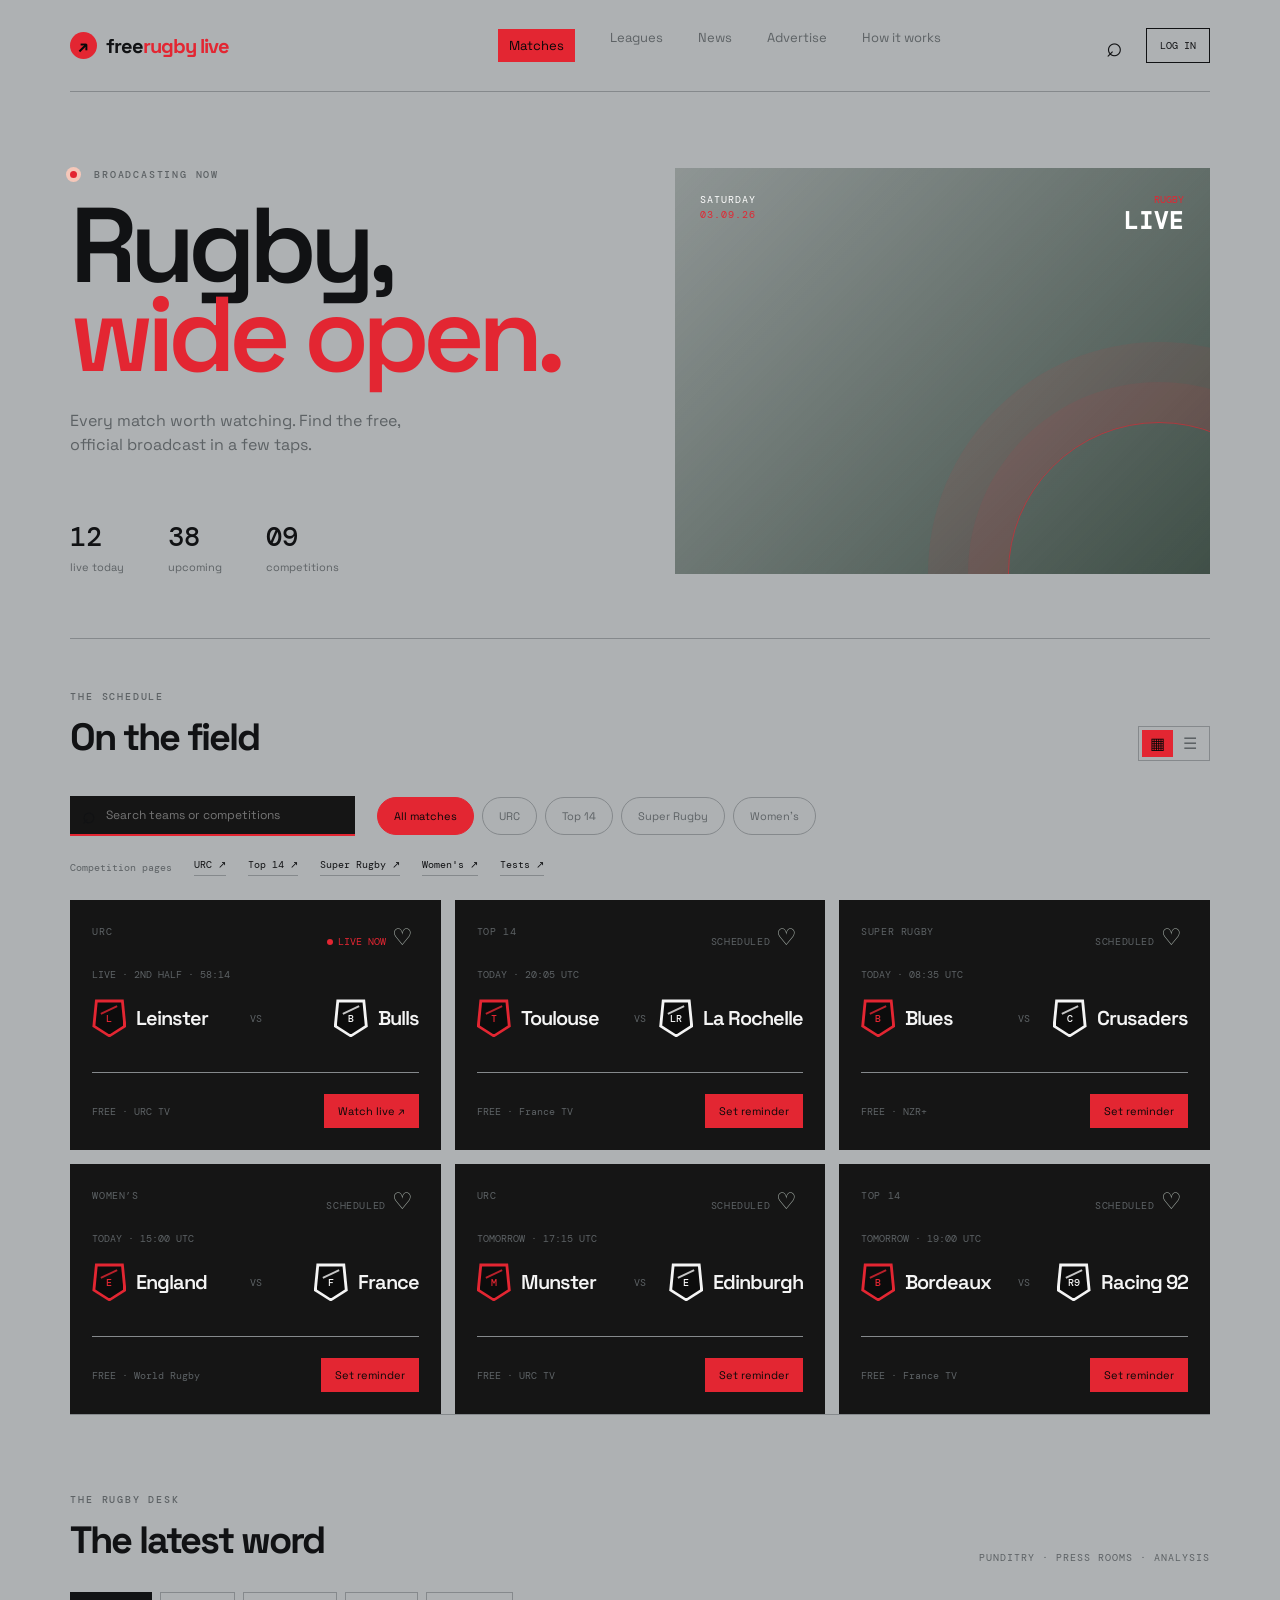
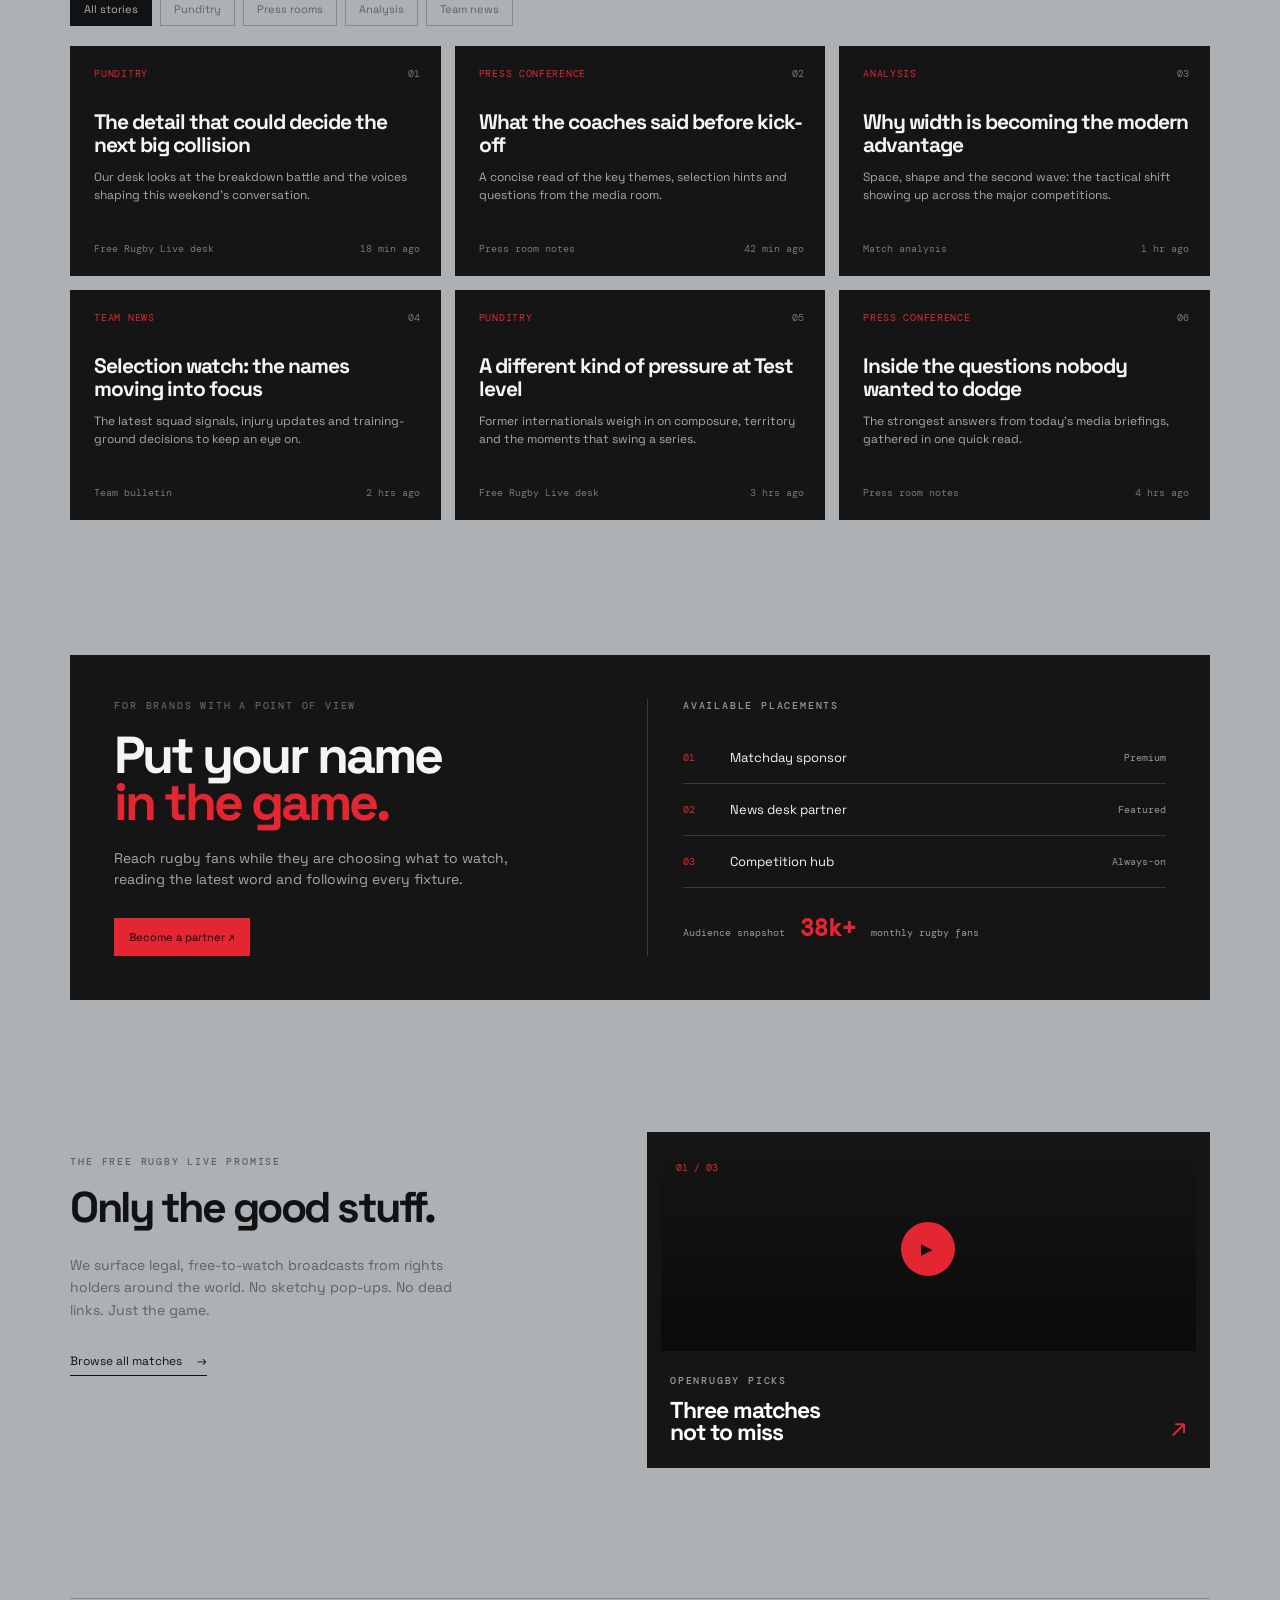
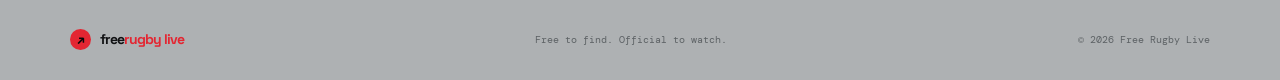
<file: index.html>
<!doctype html>
<html lang="en">
  <head>
    <meta charset="UTF-8" />
    <meta name="viewport" content="width=device-width, initial-scale=1.0" />
    <title>Free Rugby Live — Live matches, free & official</title>
    <meta name="description" content="Find rugby matches streaming free and officially today." />
    <link rel="preconnect" href="https://fonts.googleapis.com" />
    <link rel="preconnect" href="https://fonts.gstatic.com" crossorigin />
    <link href="https://fonts.googleapis.com/css2?family=DM+Mono:wght@400;500&family=Space+Grotesk:wght@400;500;600;700&display=swap" rel="stylesheet" />
    <link rel="stylesheet" href="styles.css" />
  </head>
  <body>
    <div class="app-shell">
      <header class="topbar">
        <a class="brand" href="#top" aria-label="Free Rugby Live home"><span class="brand-mark">↗</span><span>free<span>rugby live</span></span></a>
        <nav class="main-nav" aria-label="Main navigation"><a class="active" href="#matches">Matches</a><a href="#leagues">Leagues</a><a href="#news">News</a><a href="#advertise">Advertise</a><a href="#how-it-works">How it works</a></nav>
        <div class="top-actions"><button class="icon-button" aria-label="Search" id="focus-search">⌕</button><button class="account-button" id="auth-button" aria-label="Open account">Log in</button></div>
      </header>

      <main id="top">
        <section class="hero" aria-labelledby="hero-title">
          <div class="hero-copy"><p class="eyebrow"><span class="pulse"></span> Broadcasting now</p><h1 id="hero-title">Rugby,<br /><em>wide open.</em></h1><p class="hero-text">Every match worth watching. Find the free, official broadcast in a few taps.</p><div class="hero-stats"><div><strong>12</strong><span>live today</span></div><div><strong>38</strong><span>upcoming</span></div><div><strong>09</strong><span>competitions</span></div></div></div>
          <div class="hero-art" aria-label="Rugby match atmosphere"><div class="art-label">SATURDAY<br /><strong>03.09.26</strong></div><div class="art-score"><span>RUGBY</span><strong>LIVE</strong></div></div>
        </section>

        <section class="toolbar-section" id="matches" aria-labelledby="matches-title">
          <div class="section-heading"><div><p class="eyebrow">The schedule</p><h2 id="matches-title">On the field</h2></div><div class="view-toggle"><button class="selected" aria-label="Grid view">▦</button><button aria-label="List view">☰</button></div></div>
          <div class="toolbar"><label class="search-box"><span>⌕</span><input id="search" type="search" placeholder="Search teams or competitions" /></label><div class="chips" id="leagues" role="group" aria-label="Filter by competition"><button class="chip active" data-filter="All">All matches</button><button class="chip" data-filter="United Rugby Championship">URC</button><button class="chip" data-filter="Top 14">Top 14</button><button class="chip" data-filter="Super Rugby Pacific">Super Rugby</button><button class="chip" data-filter="Women's Rugby">Women's</button></div></div>
          <div class="league-directory"><span>Competition pages</span><a href="urc.html">URC ↗</a><a href="top14.html">Top 14 ↗</a><a href="super-rugby.html">Super Rugby ↗</a><a href="womens-rugby.html">Women's ↗</a><a href="tests.html">Tests ↗</a></div>
        </section>

        <section class="match-grid" id="match-grid" aria-live="polite"></section>
        <p class="empty-state" id="empty-state" hidden>No matches found. Try another team or competition.</p>

        <section class="news-section" id="news" aria-labelledby="news-title">
          <div class="section-heading"><div><p class="eyebrow">The rugby desk</p><h2 id="news-title">The latest word</h2></div><span class="news-note">Punditry · press rooms · analysis</span></div>
          <div class="news-filters" role="group" aria-label="Filter rugby news"><button class="news-filter active" data-news-filter="All">All stories</button><button class="news-filter" data-news-filter="Punditry">Punditry</button><button class="news-filter" data-news-filter="Press conference">Press rooms</button><button class="news-filter" data-news-filter="Analysis">Analysis</button><button class="news-filter" data-news-filter="Team news">Team news</button></div>
          <div class="news-grid" id="news-grid" aria-live="polite"></div>
        </section>

        <section class="sponsor-section" id="advertise" aria-labelledby="advertise-title">
          <div class="sponsor-copy"><p class="eyebrow">For brands with a point of view</p><h2 id="advertise-title">Put your name<br /><em>in the game.</em></h2><p>Reach rugby fans while they are choosing what to watch, reading the latest word and following every fixture.</p><button class="sponsor-button" id="open-sponsor">Become a partner ↗</button></div>
          <div class="sponsor-inventory"><p class="eyebrow">Available placements</p><div class="inventory-row"><strong>01</strong><span>Matchday sponsor</span><small>Premium</small></div><div class="inventory-row"><strong>02</strong><span>News desk partner</span><small>Featured</small></div><div class="inventory-row"><strong>03</strong><span>Competition hub</span><small>Always-on</small></div><div class="audience-row"><span>Audience snapshot</span><strong>38k+</strong><span>monthly rugby fans</span></div></div>
        </section>

        <section class="editorial-row" id="how-it-works">
          <div class="note-block"><p class="eyebrow">The Free Rugby Live promise</p><h2>Only the good stuff.</h2><p>We surface legal, free-to-watch broadcasts from rights holders around the world. No sketchy pop-ups. No dead links. Just the game.</p><a href="#matches" class="text-link">Browse all matches <span>→</span></a></div>
          <div class="feature-block"><div class="feature-image"><span>01 / 03</span><button class="play-button" aria-label="Play rugby highlights">▶</button></div><div class="feature-caption"><div><p class="eyebrow">OpenRugby picks</p><h3>Three matches<br />not to miss</h3></div><span class="arrow">↗</span></div></div>
        </section>
      </main>
      <footer><span class="brand small"><span class="brand-mark">↗</span><span>free<span>rugby live</span></span></span><span>Free to find. Official to watch.</span><span>© 2026 Free Rugby Live</span></footer>
    </div>
    <div class="player-modal" id="player-modal" aria-hidden="true" role="dialog" aria-labelledby="player-title">
      <div class="player-panel"><button class="modal-close" id="close-player" aria-label="Close player">×</button><p class="eyebrow"><span class="pulse"></span> On OpenRugby</p><h2 id="player-title">Ready to watch</h2><div class="player-screen" id="player-screen"><span class="player-ball">◉</span><span id="player-status">Authorized stream player loading</span><iframe id="player-frame" title="Live rugby stream" allow="autoplay; fullscreen; picture-in-picture" allowfullscreen hidden></iframe></div><p class="player-copy" id="player-copy">Live viewing stays on this page when a licensed broadcaster embed is available.</p><a class="watch-button player-link" id="player-link" href="#" target="_blank" rel="noopener" hidden>Open official stream ↗</a></div>
    </div>
    <div class="sponsor-modal" id="sponsor-modal" aria-hidden="true" role="dialog" aria-labelledby="sponsor-title"><div class="sponsor-panel"><button class="modal-close" id="close-sponsor" aria-label="Close advertising enquiry">×</button><p class="eyebrow">Partner enquiries</p><h2 id="sponsor-title">Let’s talk<br /><em>rugby.</em></h2><form id="sponsor-form"><label>Company name<input name="company" required placeholder="Your company" /></label><label>Work email<input name="email" type="email" required placeholder="name@company.com" /></label><label>What are you interested in?<select name="placement"><option>Matchday sponsor</option><option>News desk partner</option><option>Competition hub</option></select></label><button class="watch-button" type="submit">Send enquiry ↗</button></form><p class="form-success" id="form-success" hidden>Thanks. Your enquiry is ready for the Free Rugby Live partnerships team.</p><div class="paypal-box"><div><p class="eyebrow">Pay sponsorship securely</p><strong>Payments go to</strong><span>mihleninzi14@gmail.com</span></div><div class="paypal-options"><a href="https://www.paypal.com/paypalme/mihleninzi14/50" target="_blank" rel="noopener">€50</a><a href="https://www.paypal.com/paypalme/mihleninzi14/150" target="_blank" rel="noopener">€150</a><a href="https://www.paypal.com/paypalme/mihleninzi14/300" target="_blank" rel="noopener">€300</a></div><a class="paypal-link" href="https://www.paypal.com/paypalme/mihleninzi14" target="_blank" rel="noopener">Choose a different amount ↗</a></div></div></div>
    <div class="auth-modal" id="auth-modal" aria-hidden="true" role="dialog" aria-labelledby="auth-title"><div class="auth-panel"><button class="modal-close" id="close-auth" aria-label="Close account dialog">×</button><div class="auth-tabs"><button class="auth-tab active" data-auth-mode="login">Log in</button><button class="auth-tab" data-auth-mode="signup">Sign up</button></div><p class="eyebrow">Free Rugby Live account</p><h2 id="auth-title">Welcome back.</h2><form id="auth-form"><label>Name<input name="name" id="auth-name" placeholder="Your name" /></label><label>Email<input name="email" type="email" required placeholder="you@example.com" /></label><label>Password<input name="password" type="password" required minlength="6" placeholder="At least 6 characters" /></label><button class="watch-button" type="submit" id="auth-submit">Log in ↗</button></form><p class="auth-message" id="auth-message" hidden></p><button class="logout-button" id="logout-button" hidden>Log out</button></div></div>
    <div class="toast" id="toast" role="status"></div>
    <script src="script.js"></script>
    <script src="auth.js"></script>
  </body>
</html>
</file>
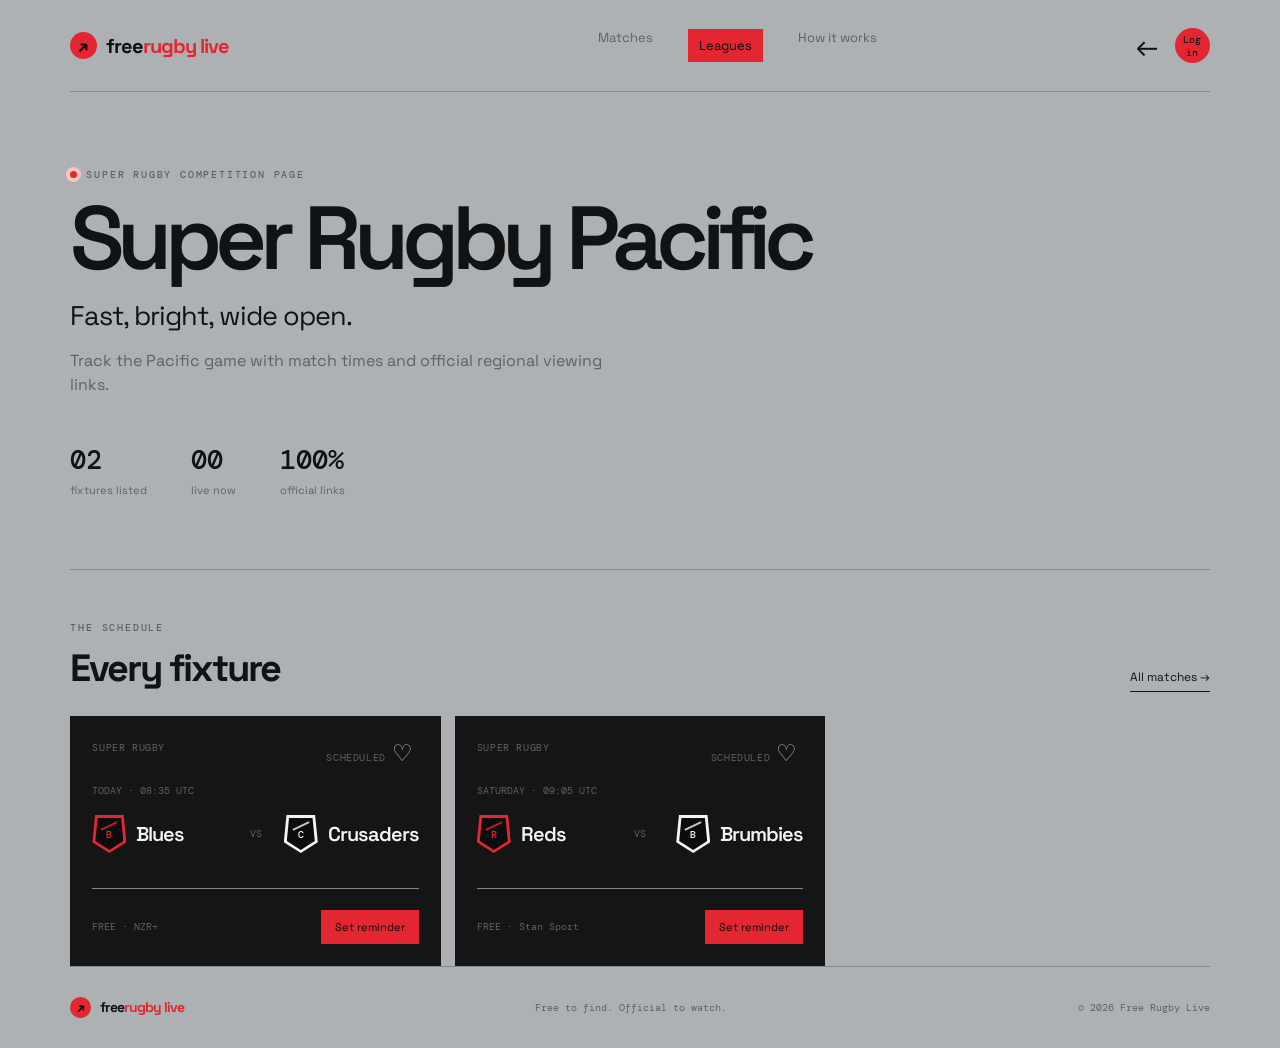
<file: super-rugby.html>
<!doctype html><html lang="en"><head><meta charset="UTF-8"><meta name="viewport" content="width=device-width, initial-scale=1.0"><title>OpenRugby — Super Rugby Pacific</title><link rel="preconnect" href="https://fonts.googleapis.com"><link rel="preconnect" href="https://fonts.gstatic.com" crossorigin><link href="https://fonts.googleapis.com/css2?family=DM+Mono:wght@400;500&family=Space+Grotesk:wght@400;500;600;700&display=swap" rel="stylesheet"><link rel="stylesheet" href="styles.css"></head><body data-league="superRugby"><script>document.write('<div id="league-page"></div>')</script><script src="league-page.js"></script></body></html>
</file>
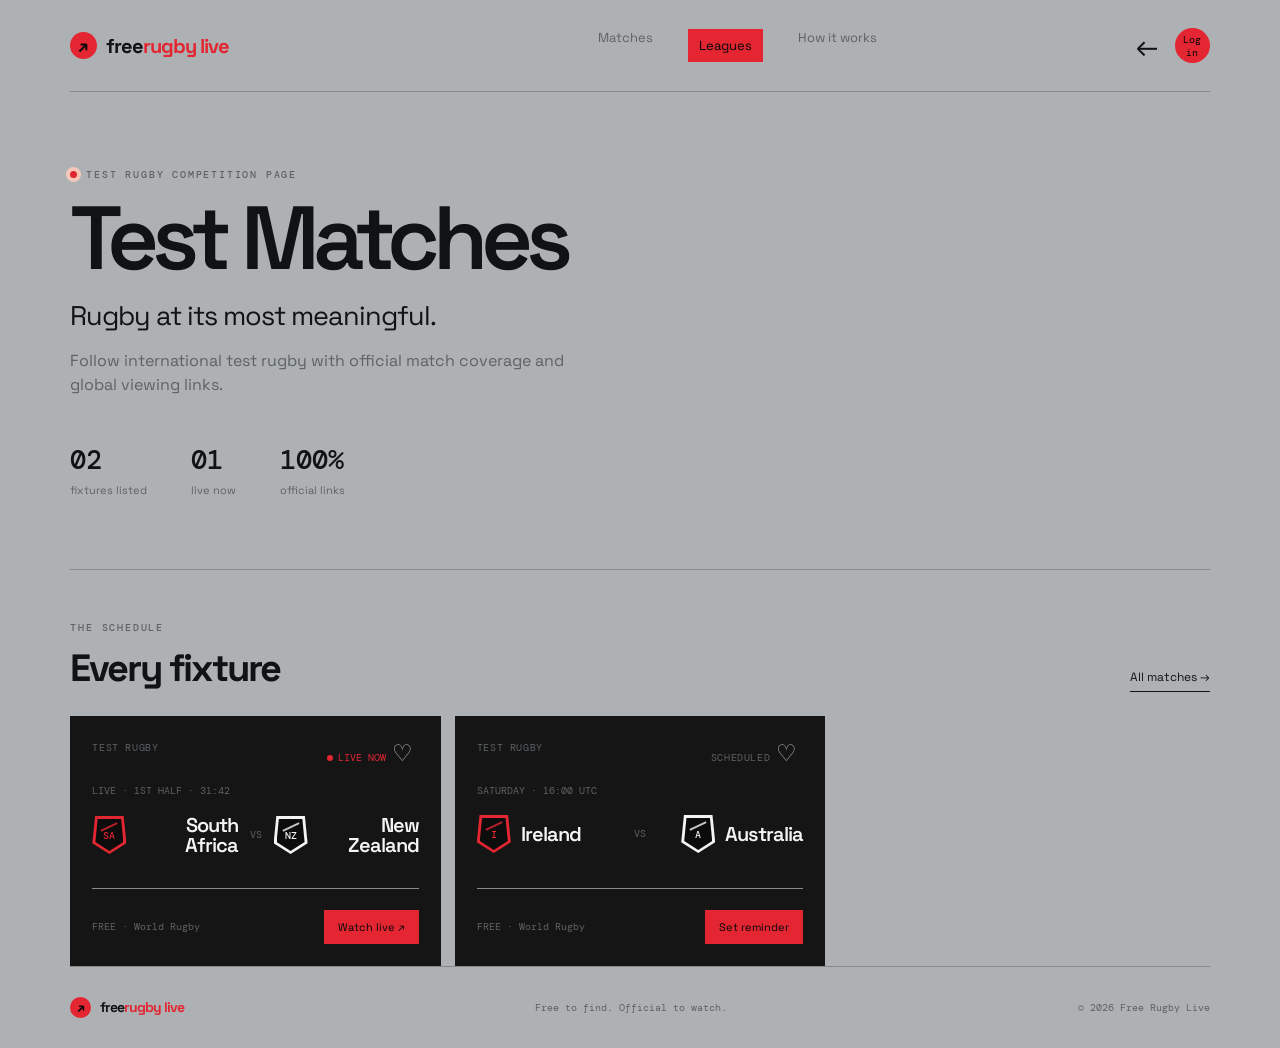
<file: tests.html>
<!doctype html><html lang="en"><head><meta charset="UTF-8"><meta name="viewport" content="width=device-width, initial-scale=1.0"><title>OpenRugby — Test Matches</title><link rel="preconnect" href="https://fonts.googleapis.com"><link rel="preconnect" href="https://fonts.gstatic.com" crossorigin><link href="https://fonts.googleapis.com/css2?family=DM+Mono:wght@400;500&family=Space+Grotesk:wght@400;500;600;700&display=swap" rel="stylesheet"><link rel="stylesheet" href="styles.css"></head><body data-league="tests"><script>document.write('<div id="league-page"></div>')</script><script src="league-page.js"></script></body></html>
</file>
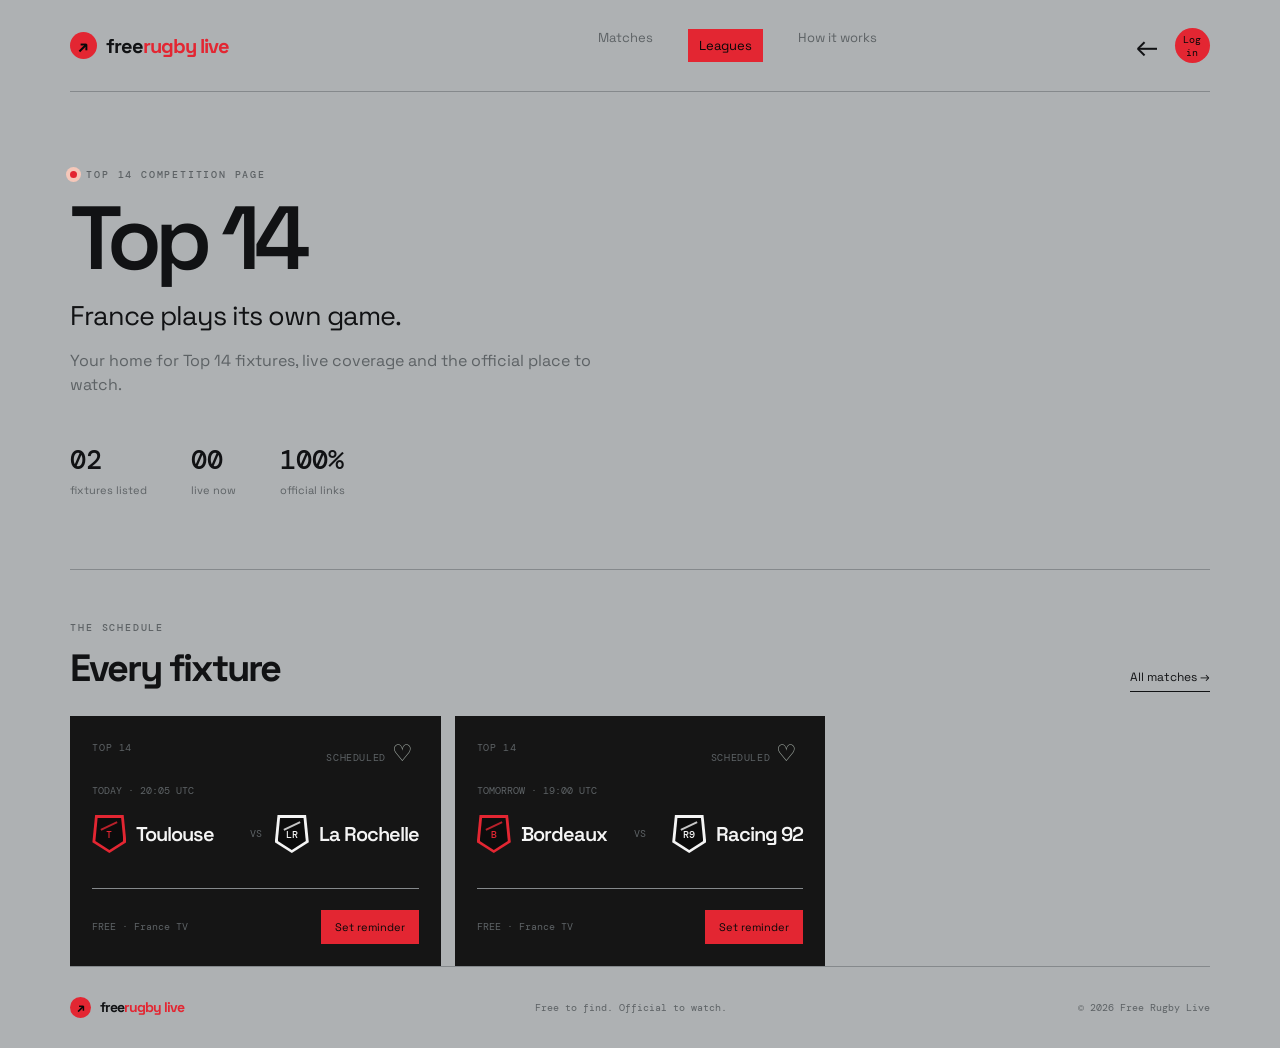
<file: top14.html>
<!doctype html><html lang="en"><head><meta charset="UTF-8"><meta name="viewport" content="width=device-width, initial-scale=1.0"><title>OpenRugby — Top 14</title><link rel="preconnect" href="https://fonts.googleapis.com"><link rel="preconnect" href="https://fonts.gstatic.com" crossorigin><link href="https://fonts.googleapis.com/css2?family=DM+Mono:wght@400;500&family=Space+Grotesk:wght@400;500;600;700&display=swap" rel="stylesheet"><link rel="stylesheet" href="styles.css"></head><body data-league="top14"><script>document.write('<div id="league-page"></div>')</script><script src="league-page.js"></script></body></html>
</file>
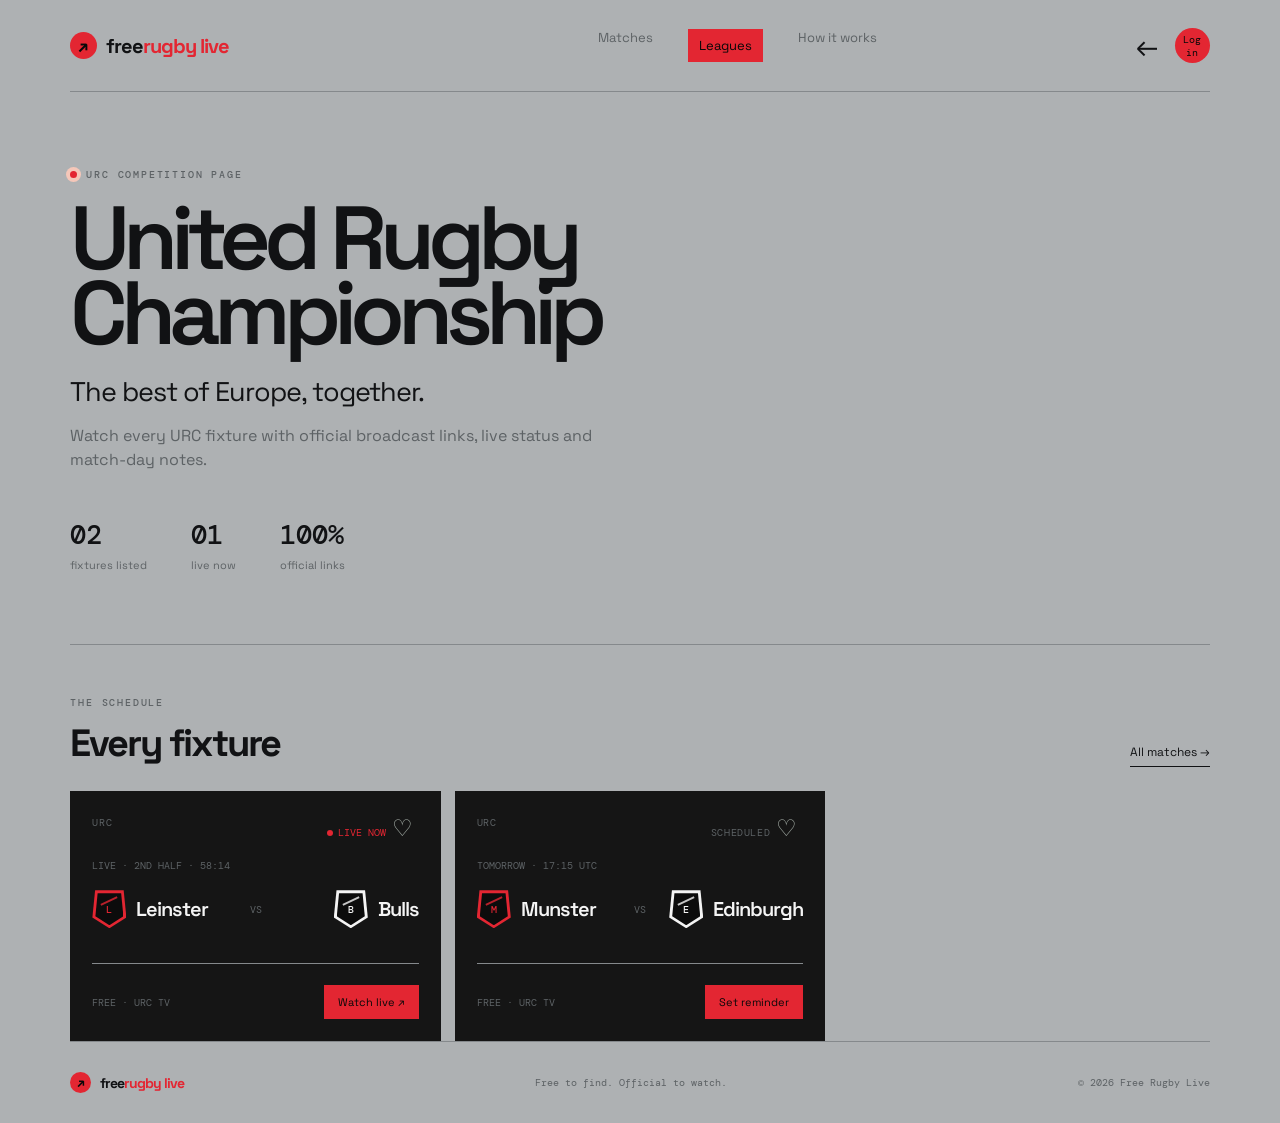
<file: urc.html>
<!doctype html><html lang="en"><head><meta charset="UTF-8"><meta name="viewport" content="width=device-width, initial-scale=1.0"><title>OpenRugby — URC</title><link rel="preconnect" href="https://fonts.googleapis.com"><link rel="preconnect" href="https://fonts.gstatic.com" crossorigin><link href="https://fonts.googleapis.com/css2?family=DM+Mono:wght@400;500&family=Space+Grotesk:wght@400;500;600;700&display=swap" rel="stylesheet"><link rel="stylesheet" href="styles.css"></head><body data-league="urc"><div class="app-shell"><header class="topbar"><a class="brand" href="index.html"><span class="brand-mark">↗</span><span>open<span>rugby</span></span></a><nav class="main-nav"><a href="index.html#matches">Matches</a><a class="active" href="urc.html">Leagues</a><a href="index.html#how-it-works">How it works</a></nav><div class="top-actions"><a class="icon-button" href="index.html#matches" aria-label="Back to matches">←</a><button class="avatar">JD</button></div></header><main><section class="league-hero"><p class="eyebrow"><span class="pulse"></span><span id="league-short"></span> competition page</p><h1 id="league-name"></h1><p id="league-intro" class="league-intro"></p><p id="league-description" class="hero-text"></p><div class="hero-stats"><div><strong id="match-count"></strong><span>fixtures listed</span></div><div><strong>01</strong><span>live now</span></div><div><strong>100%</strong><span>official links</span></div></div></section><section class="toolbar-section"><div class="section-heading"><div><p class="eyebrow">The schedule</p><h2>Every fixture</h2></div><a class="text-link" href="index.html#matches">All matches →</a></div></section><section class="match-grid" id="league-grid"></section></main><footer><span class="brand small"><span class="brand-mark">↗</span><span>open<span>rugby</span></span></span><span>Free to find. Official to watch.</span><span>© 2026 OpenRugby</span></footer></div><div class="player-modal" id="player-modal" aria-hidden="true" role="dialog"><div class="player-panel"><button class="modal-close" id="close-player" aria-label="Close player">×</button><p class="eyebrow"><span class="pulse"></span> Official broadcast</p><h2 id="player-title">Ready to watch</h2><div class="player-screen"><span class="player-ball">◉</span><span>Stream available from the rights holder</span></div><p class="player-copy">OpenRugby links you to the authorized broadcaster in your region. Availability may vary by location.</p><a class="watch-button player-link" id="player-link" href="#" target="_blank" rel="noopener">Open official stream ↗</a></div></div><div class="toast" id="toast"></div><script src="league-page.js"></script></body></html>
</file>
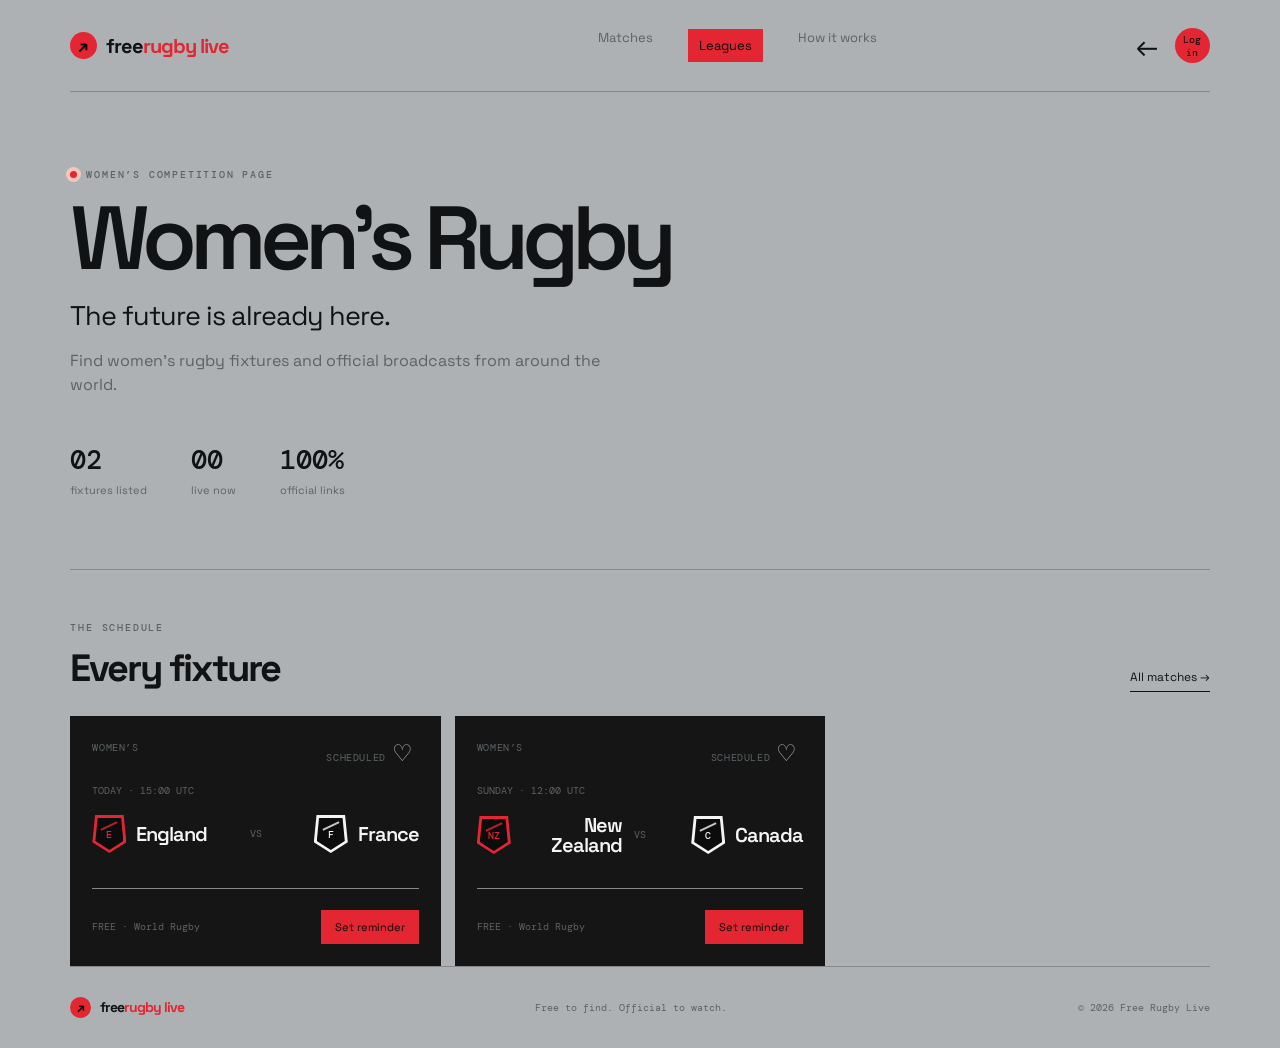
<file: womens-rugby.html>
<!doctype html><html lang="en"><head><meta charset="UTF-8"><meta name="viewport" content="width=device-width, initial-scale=1.0"><title>OpenRugby — Women's Rugby</title><link rel="preconnect" href="https://fonts.googleapis.com"><link rel="preconnect" href="https://fonts.gstatic.com" crossorigin><link href="https://fonts.googleapis.com/css2?family=DM+Mono:wght@400;500&family=Space+Grotesk:wght@400;500;600;700&display=swap" rel="stylesheet"><link rel="stylesheet" href="styles.css"></head><body data-league="womens"><script>document.write('<div id="league-page"></div>')</script><script src="league-page.js"></script></body></html>
</file>
<file: styles.css>
* { box-sizing: border-box; }
:root { --ink:#111214; --muted:#5d6265; --paper:#aeb1b3; --lime:#e32632; --line:#85898c; --orange:#e32632; }
html { scroll-behavior:smooth; }
body { margin:0; color:var(--ink); background:var(--paper); font-family:'Space Grotesk',sans-serif; }
a { color:inherit; text-decoration:none; }
button,input { font:inherit; }
button { cursor:pointer; border:0; }
.app-shell { max-width:1440px; margin:auto; padding:0 5.5vw; overflow:hidden; }
.topbar { height:92px; display:flex; align-items:center; justify-content:space-between; border-bottom:1px solid var(--line); }
.brand { display:flex; align-items:center; gap:9px; font-size:20px; font-weight:700; letter-spacing:-1px; }
.brand > span:last-child > span { color:var(--orange); }
.brand-mark { display:grid; place-items:center; background:var(--lime); width:27px; height:27px; border-radius:50%; font-size:17px; font-weight:700; letter-spacing:0; }
.main-nav { display:flex; gap:35px; margin-left:110px; font-size:13px; color:var(--muted); }.main-nav a.active,.main-nav a:hover { color:var(--ink); }
.top-actions { display:flex; gap:17px; align-items:center; }.icon-button { background:none; font-size:28px; line-height:1; color:var(--ink); }.avatar { width:35px; height:35px; border-radius:50%; background:var(--ink); color:var(--lime); font-family:'DM Mono'; font-size:10px; }
.hero { display:grid; grid-template-columns:1fr 1fr; min-height:480px; padding:76px 0 64px; gap:70px; }.eyebrow { text-transform:uppercase; letter-spacing:1.8px; font:500 10px 'DM Mono',monospace; color:var(--muted); margin:0 0 20px; }.pulse { display:inline-block; width:7px; height:7px; background:var(--orange); border-radius:50%; margin-right:9px; box-shadow:0 0 0 4px #f5c7b9; }
h1 { font-size:clamp(64px,8.3vw,122px); line-height:.84; letter-spacing:-7px; margin:0 0 30px; font-weight:600; }.hero h1 em { color:var(--orange); font-style:normal; }.hero-text { max-width:360px; font-size:16px; line-height:1.5; color:var(--muted); margin:0; }.hero-stats { display:flex; gap:44px; margin-top:62px; }.hero-stats div { display:flex; flex-direction:column; gap:6px; }.hero-stats strong { font:500 27px 'DM Mono'; }.hero-stats span { color:var(--muted); font-size:11px; }
.hero-art { position:relative; min-height:340px; background:linear-gradient(135deg,rgba(17,38,26,.2),rgba(17,38,26,.7)),url('https://images.unsplash.com/photo-1544928147-79a2dbc1f389?auto=format&fit=crop&w=1200&q=85') center 45%/cover; overflow:hidden; }.hero-art:after { content:''; position:absolute; width:300px; height:300px; right:-100px; bottom:-150px; border:1px solid rgba(217,243,106,.55); border-radius:50%; box-shadow:0 0 0 40px rgba(217,243,106,.08),0 0 0 80px rgba(217,243,106,.08); }.art-label { position:absolute; top:24px; left:25px; z-index:1; color:white; font:10px/1.5 'DM Mono'; letter-spacing:1px; }.art-label strong { color:var(--lime); font-weight:400; }.art-score { position:absolute; right:26px; top:25px; z-index:1; display:flex; flex-direction:column; align-items:flex-end; color:var(--lime); font:10px 'DM Mono'; }.art-score strong { font-size:23px; color:white; letter-spacing:1px; }
.league-hero { padding:76px 0 72px; max-width:800px; }.league-hero h1 { font-size:clamp(54px,7vw,94px); margin-bottom:25px; }.league-intro { font-size:27px; line-height:1.1; letter-spacing:-1px; max-width:620px; margin:0 0 18px; }.league-hero .hero-text { max-width:540px; }.league-hero .hero-stats { margin-top:45px; }
.toolbar-section { border-top:1px solid var(--line); padding:51px 0 24px; }.section-heading { display:flex; align-items:flex-end; justify-content:space-between; }.section-heading h2 { margin:0; font-size:38px; letter-spacing:-2px; }.section-heading .eyebrow { margin-bottom:10px; }.view-toggle { border:1px solid var(--line); padding:3px; display:flex; gap:2px; }.view-toggle button { color:var(--muted); background:transparent; width:31px; height:27px; }.view-toggle button.selected { background:var(--ink); color:var(--lime); }.toolbar { display:flex; align-items:center; gap:22px; margin-top:35px; }.search-box { display:flex; align-items:center; gap:8px; background:white; border-bottom:2px solid var(--ink); padding:0 12px; width:285px; height:40px; }.search-box span { font-size:23px; }.search-box input { border:0; outline:0; width:100%; color:var(--ink); background:transparent; font-size:12px; }.chips { display:flex; gap:8px; flex-wrap:wrap; }.chip { padding:11px 16px; color:var(--muted); background:transparent; border:1px solid var(--line); border-radius:20px; font-size:11px; }.chip.active,.chip:hover { color:var(--ink); background:var(--lime); border-color:var(--lime); }
.league-directory { display:flex; gap:22px; align-items:center; margin-top:22px; color:var(--muted); font:10px 'DM Mono'; }.league-directory a { color:var(--ink); border-bottom:1px solid var(--line); padding-bottom:4px; }.league-directory a:hover { color:var(--orange); border-color:var(--orange); }
.news-section { border-top:1px solid var(--line); padding:78px 0 30px; }.news-note { color:var(--muted); font:10px 'DM Mono'; text-transform:uppercase; letter-spacing:1px; }.news-filters { display:flex; gap:8px; margin:28px 0 20px; flex-wrap:wrap; }.news-filter { background:transparent; border:1px solid var(--line); color:var(--muted); padding:9px 13px; font-size:11px; }.news-filter.active,.news-filter:hover { background:var(--ink); color:var(--paper); border-color:var(--ink); }.news-grid { display:grid; grid-template-columns:repeat(3,1fr); gap:14px; }.news-card { background:#151515; color:#f4f4f4; min-height:230px; padding:21px; display:flex; flex-direction:column; border-left:3px solid transparent; transition:border-color .2s,transform .2s; }.news-card:hover { border-left-color:var(--orange); transform:translateY(-3px); }.news-card-top { display:flex; justify-content:space-between; align-items:center; }.news-category { color:var(--orange); text-transform:uppercase; font:10px 'DM Mono'; letter-spacing:.7px; }.news-index { color:#777; font:10px 'DM Mono'; }.news-card h3 { font-size:21px; line-height:1.05; letter-spacing:-1px; margin:31px 0 12px; }.news-card p { color:#a8a8a8; font-size:12px; line-height:1.5; margin:0; }.news-meta { display:flex; justify-content:space-between; gap:12px; margin-top:auto; padding-top:22px; color:#777; font:10px 'DM Mono'; }
.sponsor-section { display:grid; grid-template-columns:1fr 1fr; gap:14px; margin:105px 0 20px; padding:44px; background:#151515; color:#f4f4f4; }.sponsor-copy h2 { margin:0 0 22px; font-size:52px; line-height:.9; letter-spacing:-3px; }.sponsor-copy h2 em { color:var(--orange); font-style:normal; }.sponsor-copy > p:not(.eyebrow) { max-width:400px; color:#a8a8a8; font-size:14px; line-height:1.5; }.sponsor-button { margin-top:14px; padding:12px 15px; background:var(--lime); color:#080808; font-size:11px; }.sponsor-button:hover { background:#ff4651; }.sponsor-inventory { border-left:1px solid #3a3a3a; padding-left:35px; }.sponsor-inventory .eyebrow { color:#999; }.inventory-row { display:grid; grid-template-columns:35px 1fr auto; gap:12px; align-items:center; padding:17px 0; border-bottom:1px solid #383838; font-size:13px; }.inventory-row strong { color:var(--orange); font:10px 'DM Mono'; }.inventory-row small { color:#999; font:10px 'DM Mono'; }.audience-row { display:flex; align-items:baseline; gap:15px; padding-top:25px; color:#999; font:10px 'DM Mono'; }.audience-row strong { color:var(--lime); font-size:23px; }.sponsor-modal { position:fixed; inset:0; z-index:12; display:grid; place-items:center; padding:20px; background:rgba(0,0,0,.7); opacity:0; pointer-events:none; transition:opacity .2s; }.sponsor-modal.open { opacity:1; pointer-events:auto; }.sponsor-panel { position:relative; width:min(530px,100%); padding:40px; background:var(--paper); color:var(--ink); }.sponsor-panel h2 { margin:0 0 25px; font-size:42px; letter-spacing:-2px; line-height:.9; }.sponsor-panel h2 em { color:var(--orange); font-style:normal; }.sponsor-panel form { display:grid; gap:14px; }.sponsor-panel label { position:static; display:grid; gap:6px; color:var(--muted); font:10px 'DM Mono'; text-transform:uppercase; letter-spacing:.8px; }.sponsor-panel input,.sponsor-panel select { width:100%; padding:11px; border:1px solid var(--line); background:#f4f4f4; color:var(--ink); outline:0; font-size:13px; }.sponsor-panel input:focus,.sponsor-panel select:focus { border-color:var(--orange); }.form-success { margin:0; padding:15px; background:var(--ink); color:var(--lime); font-size:13px; }
.paypal-box { margin-top:25px; padding-top:23px; border-top:1px solid var(--line); }.paypal-box strong,.paypal-box span { display:block; }.paypal-box strong { margin:7px 0 3px; font-size:12px; }.paypal-box span { color:var(--muted); font:11px 'DM Mono'; }.paypal-options { display:flex; gap:8px; margin-top:15px; }.paypal-options a { flex:1; padding:11px 8px; text-align:center; background:#ffc439; color:#111214; font:600 12px 'DM Mono'; }.paypal-options a:hover { background:#f5ad16; }.paypal-link { display:inline-block; margin-top:14px; color:var(--ink); font:11px 'DM Mono'; border-bottom:1px solid var(--ink); padding-bottom:3px; }
.account-button { padding:10px 13px; border:1px solid var(--ink); background:transparent; color:var(--ink); font:10px 'DM Mono'; text-transform:uppercase; }.account-button:hover { background:var(--ink); color:var(--paper); }.auth-modal { position:fixed; inset:0; z-index:13; display:grid; place-items:center; padding:20px; background:rgba(0,0,0,.7); opacity:0; pointer-events:none; transition:opacity .2s; }.auth-modal.open { opacity:1; pointer-events:auto; }.auth-panel { position:relative; width:min(440px,100%); padding:40px; background:var(--paper); color:var(--ink); }.auth-tabs { display:flex; gap:20px; margin-bottom:34px; border-bottom:1px solid var(--line); }.auth-tab { padding:0 0 10px; background:transparent; color:var(--muted); border-bottom:2px solid transparent; font:11px 'DM Mono'; }.auth-tab.active { color:var(--ink); border-bottom-color:var(--orange); }.auth-panel h2 { margin:0 0 25px; font-size:39px; letter-spacing:-2px; }.auth-panel form { display:grid; gap:14px; }.auth-panel label { position:static; display:grid; gap:6px; color:var(--muted); font:10px 'DM Mono'; text-transform:uppercase; letter-spacing:.8px; }.auth-panel input { width:100%; padding:11px; border:1px solid var(--line); background:#f4f4f4; color:var(--ink); outline:0; font-size:13px; }.auth-panel input:focus { border-color:var(--orange); }.auth-message { padding:14px; background:#151515; color:var(--lime); font-size:13px; line-height:1.4; }.logout-button { margin-top:14px; padding:10px 13px; border:1px solid var(--ink); background:transparent; color:var(--ink); font:10px 'DM Mono'; text-transform:uppercase; }
.match-grid { display:grid; grid-template-columns:repeat(3,1fr); gap:14px; }.match-card { position:relative; background:white; min-height:250px; padding:22px; display:flex; flex-direction:column; justify-content:space-between; border-top:3px solid transparent; transition:transform .2s,border .2s; }.match-card:hover { transform:translateY(-4px); border-top-color:var(--orange); }.match-top { display:flex; justify-content:space-between; align-items:flex-start; }.league { font:10px 'DM Mono'; color:var(--muted); text-transform:uppercase; letter-spacing:.6px; }.live-tag { color:#cb4a27; font:10px 'DM Mono'; text-transform:uppercase; }.live-tag:before { content:''; display:inline-block; width:6px; height:6px; background:var(--orange); border-radius:50%; margin-right:5px; }.save { background:none; color:#a4ada6; font-size:23px; line-height:1; }.save.saved { color:var(--orange); }.match-time { font:10px 'DM Mono'; color:var(--muted); margin:18px 0; }.teams { display:grid; grid-template-columns:1fr auto 1fr; align-items:center; gap:12px; }.team { font-weight:600; font-size:20px; letter-spacing:-1px; line-height:1; }.team:last-child { text-align:right; }.versus { color:var(--muted); font:10px 'DM Mono'; }.match-bottom { display:flex; justify-content:space-between; align-items:center; padding-top:21px; border-top:1px solid var(--line); margin-top:23px; }.watch-button { background:var(--ink); color:white; padding:10px 14px; font-size:11px; }.watch-button:hover { background:var(--orange); }.provider { color:var(--muted); font:10px 'DM Mono'; }.empty-state { padding:50px 0; color:var(--muted); }
.editorial-row { display:grid; grid-template-columns:1fr 1fr; gap:14px; padding:112px 0 130px; }.note-block { padding:23px 0; max-width:400px; }.note-block h2 { font-size:43px; letter-spacing:-2.5px; line-height:.95; margin:0 0 25px; }.note-block > p:not(.eyebrow) { color:var(--muted); font-size:14px; line-height:1.6; }.text-link { display:inline-flex; gap:15px; margin-top:18px; font-size:12px; border-bottom:1px solid var(--ink); padding-bottom:6px; }.feature-block { background:var(--ink); color:white; padding:14px; }.feature-image { height:205px; position:relative; background:linear-gradient(0deg,rgba(0,0,0,.5),transparent),url('https://images.unsplash.com/photo-1552674605-db6ffd4facb5?auto=format&fit=crop&w=1000&q=80') center/cover; }.feature-image > span { position:absolute; top:15px; left:15px; color:var(--lime); font:10px 'DM Mono'; }.play-button { position:absolute; left:50%; top:50%; transform:translate(-50%,-50%); display:grid; place-items:center; width:54px; height:54px; border-radius:50%; background:var(--lime); color:var(--ink); font-size:15px; padding-left:3px; }.feature-caption { display:flex; align-items:flex-end; justify-content:space-between; padding:23px 9px 10px; }.feature-caption .eyebrow { color:#96a096; margin-bottom:13px; }.feature-caption h3 { font-size:23px; line-height:.95; letter-spacing:-1px; margin:0; }.arrow { color:var(--lime); font-size:26px; }.toast { position:fixed; bottom:25px; left:50%; transform:translate(-50%,20px); opacity:0; pointer-events:none; background:var(--ink); color:white; padding:13px 18px; font-size:12px; transition:.25s; }.toast.show { opacity:1; transform:translate(-50%,0); }
.player-modal { position:fixed; inset:0; z-index:10; display:grid; place-items:center; padding:20px; background:rgba(0,0,0,.7); opacity:0; pointer-events:none; transition:opacity .2s; }.player-modal.open { opacity:1; pointer-events:auto; }.player-panel { position:relative; width:min(560px,100%); background:var(--paper); padding:38px; box-shadow:0 20px 70px rgba(0,0,0,.25); }.player-panel h2 { font-size:36px; letter-spacing:-2px; margin:0 0 22px; }.modal-close { position:absolute; top:12px; right:16px; background:none; font-size:27px; color:var(--muted); }.player-screen { position:relative; height:210px; display:flex; flex-direction:column; justify-content:center; align-items:center; gap:14px; background:#151515; color:#a8b2a9; font:11px 'DM Mono'; overflow:hidden; }.player-screen iframe { position:absolute; inset:0; width:100%; height:100%; border:0; }.player-ball { display:grid; place-items:center; width:58px; height:58px; border-radius:50%; background:var(--lime); color:var(--ink); font-size:28px; }.player-copy { color:var(--muted); font-size:13px; line-height:1.5; max-width:420px; }.player-link { display:inline-block; margin-top:8px; }
footer { border-top:1px solid var(--line); padding:30px 0; display:flex; justify-content:space-between; color:var(--muted); font:10px 'DM Mono'; align-items:center; }.brand.small { font:700 14px 'Space Grotesk'; color:var(--ink); }.brand.small .brand-mark { width:21px;height:21px;font-size:13px; }
@media (max-width:800px) { .app-shell { padding:0 20px; }.topbar { height:72px; }.main-nav { display:none; }.hero { grid-template-columns:1fr; gap:35px; padding:50px 0 55px; }.hero-art { min-height:280px; }.hero-stats { margin-top:42px; gap:30px; }.toolbar { display:block; }.search-box { width:100%; margin-bottom:14px; }.match-grid,.news-grid { grid-template-columns:1fr; }.editorial-row,.sponsor-section { grid-template-columns:1fr; padding:75px 0; }.sponsor-section { padding:28px 22px; }.sponsor-inventory { border-left:0; border-top:1px solid #3a3a3a; padding:26px 0 0; }.note-block { max-width:none; }.section-heading h2 { font-size:32px; } h1 { letter-spacing:-4px; } footer { flex-wrap:wrap; gap:18px; } }
@media (max-width:430px) { .hero-stats { gap:20px; }.hero-stats strong { font-size:22px; }.hero-stats span { font-size:10px; }.teams { gap:7px; }.team { font-size:17px; } }
.brand-mark { color:#080808; }.avatar { background:var(--lime); color:#080808; }.match-card { background:#151515; color:#f4f4f4; }.search-box { background:#151515; border-bottom-color:var(--lime); }.watch-button { background:var(--lime); color:#080808; }.watch-button:hover { background:#ff4651; }.live-tag { color:var(--orange); }.view-toggle button.selected { background:var(--lime); color:#080808; }.feature-block { background:#151515; }.player-screen { background:#151515; }.player-ball { color:#080808; }.hero-art:after { border-color:rgba(227,38,50,.65); box-shadow:0 0 0 40px rgba(227,38,50,.08),0 0 0 80px rgba(227,38,50,.08); }.art-label strong,.art-score { color:var(--lime); }.feature-image > span { color:var(--lime); }
.team-cell { display:flex; align-items:center; gap:10px; min-width:0; }.team-cell:last-child { justify-content:flex-end; }.team-logo { position:relative; display:grid; place-items:center; flex:0 0 34px; width:34px; height:38px; padding-top:1px; clip-path:polygon(8% 0,92% 0,100% 72%,50% 100%,0 72%); color:var(--lime); font:500 10px 'DM Mono'; background:var(--lime); }.team-logo::before { content:''; position:absolute; inset:3px; clip-path:inherit; background:#0c0c0c; z-index:-1; }.team-logo::after { content:''; position:absolute; top:10px; left:8px; width:18px; height:2px; background:var(--lime); transform:rotate(-25deg); opacity:.8; }.team-logo.away { color:#f4f4f4; background:#f4f4f4; }.team-logo.away::after { background:#f4f4f4; }.team-cell .team { min-width:0; }
.chip.active,.view-toggle button.selected,.main-nav a.active { background:var(--lime); color:#080808; border-color:var(--lime); }.main-nav a.active { padding:8px 11px; }.chip.kickoff { position:relative; overflow:hidden; padding-left:29px; }.chip.kickoff::before { content:''; position:absolute; left:9px; top:50%; width:13px; height:8px; border:2px solid #080808; border-radius:50%; transform:translateY(-50%) rotate(-28deg); animation:ball-kick .65s ease-out both; }.chip.kickoff::after { content:''; position:absolute; left:14px; top:50%; width:5px; height:1px; background:#080808; transform:translateY(-50%) rotate(-28deg); animation:ball-kick .65s ease-out both; }.chip { transition:background .2s,color .2s,border-color .2s; }
@keyframes ball-kick { 0% { left:9px; opacity:0; transform:translateY(-50%) rotate(-28deg) scale(.5); } 15% { opacity:1; } 100% { left:calc(100% - 17px); opacity:0; transform:translateY(-50%) rotate(330deg) scale(1); } }
</file>
